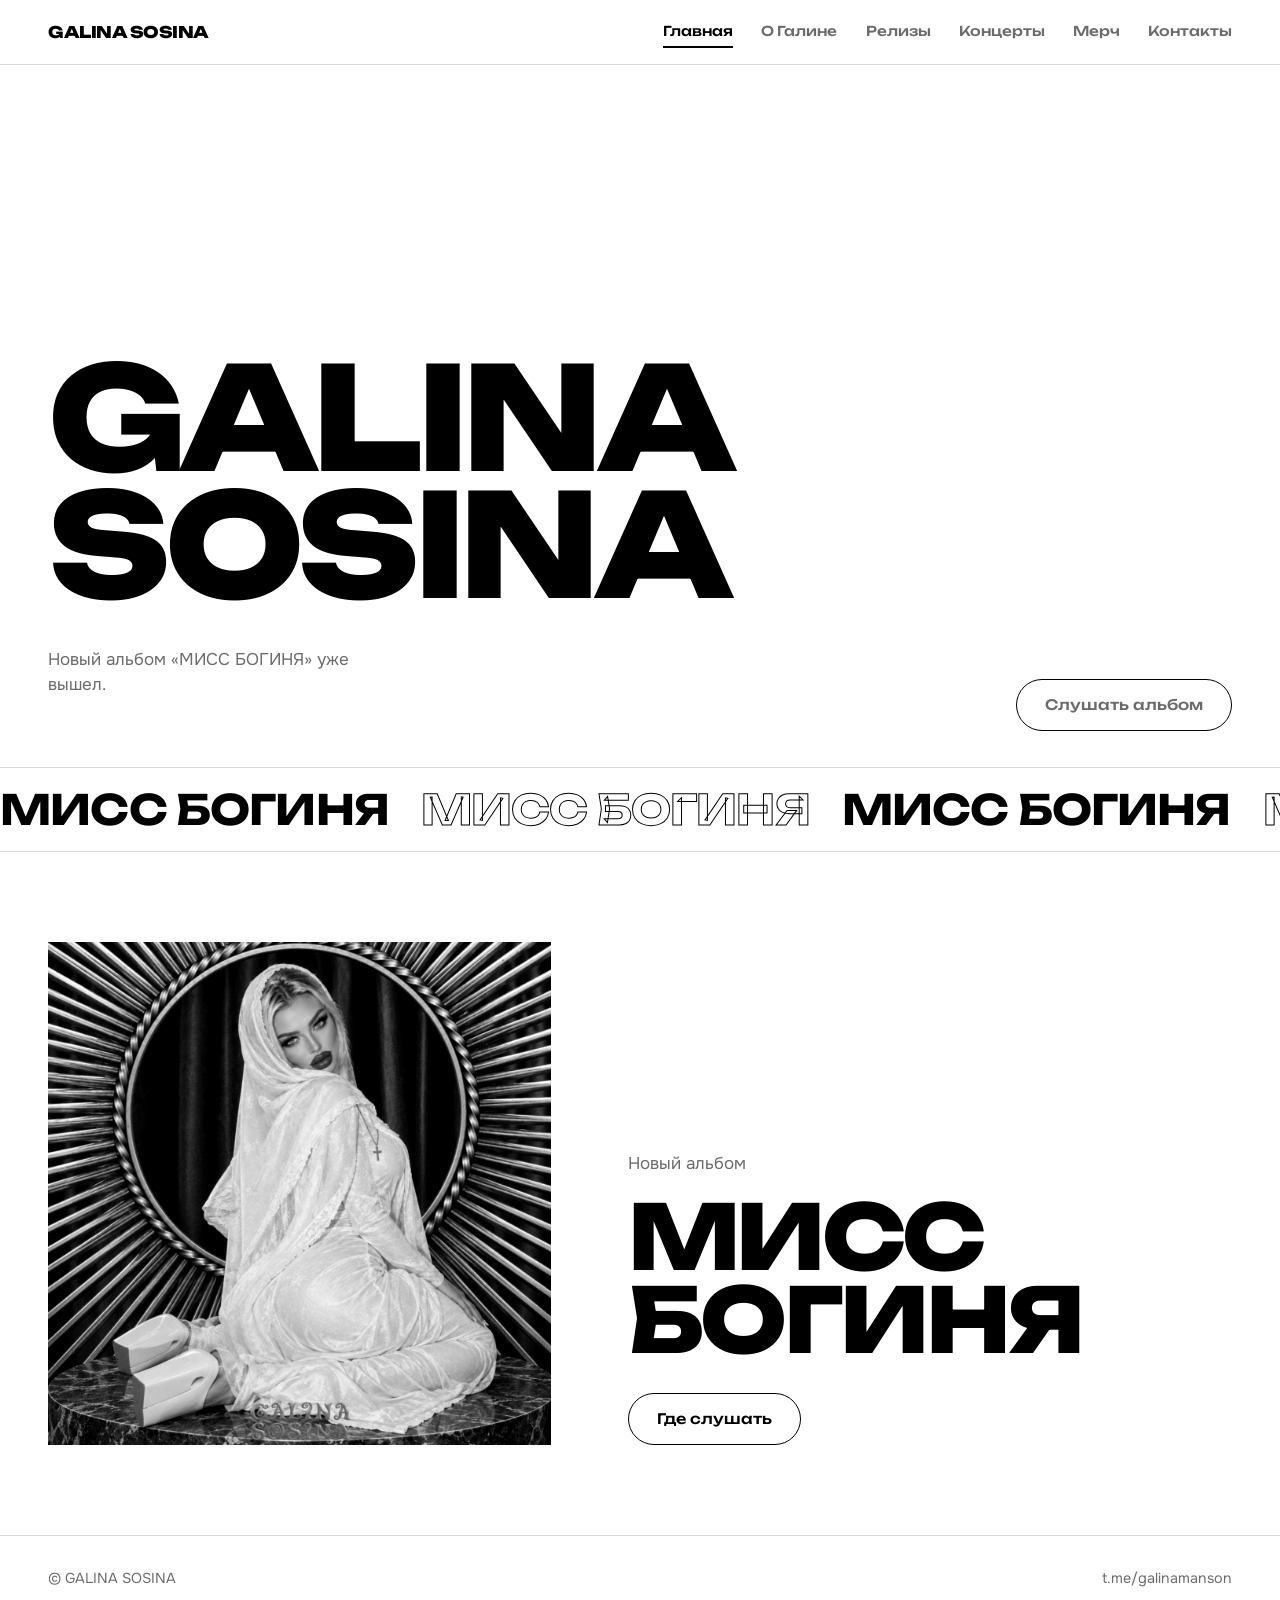
<file: index.html>
<!doctype html>
<html lang="ru"><head><meta charset="utf-8">
<meta name="viewport" content="width=device-width,initial-scale=1">
<title>GALINA SOSINA</title>
<meta name="description" content="GALINA SOSINA — новый альбом «МИСС БОГИНЯ».">
<meta property="og:title" content="GALINA SOSINA"><meta property="og:description" content="Новый альбом «МИСС БОГИНЯ»"><meta property="og:image" content="cover.jpg">
<link rel="preconnect" href="https://fonts.googleapis.com"><link rel="preconnect" href="https://fonts.gstatic.com" crossorigin><link href="https://fonts.googleapis.com/css2?family=Onest:wght@400;500&family=Unbounded:wght@500;700;800&display=swap" rel="stylesheet">
<link rel="stylesheet" href="style.css"></head>
<body>
<header class="bar"><a class="logo" href="./">GALINA SOSINA</a><button class="burger" aria-expanded="false" aria-controls="menu">Меню</button><nav id="menu" aria-label="Основное меню"><a href="./" aria-current="page">Главная</a><a href="#" class="soon" title="Скоро">О Галине</a><a href="#" class="soon" title="Скоро">Релизы</a><a href="#" class="soon" title="Скоро">Концерты</a><a href="#" class="soon" title="Скоро">Мерч</a><a href="#" class="soon" title="Скоро">Контакты</a></nav></header>
<header class="hero">
<h1 class="name"><span><i>Galina</i></span><span><i>Sosina</i></span></h1>
<div class="sub"><p>Новый альбом «МИСС БОГИНЯ» уже вышел.</p><a class="open" href="album.html">Слушать альбом</a></div>
</header>
<div class="band" aria-hidden="true"><div>
<em>МИСС БОГИНЯ</em><b>МИСС БОГИНЯ</b><em>МИСС БОГИНЯ</em><b>МИСС БОГИНЯ</b><em>МИСС БОГИНЯ</em><b>МИСС БОГИНЯ</b><em>МИСС БОГИНЯ</em><b>МИСС БОГИНЯ</b>
<em>МИСС БОГИНЯ</em><b>МИСС БОГИНЯ</b><em>МИСС БОГИНЯ</em><b>МИСС БОГИНЯ</b><em>МИСС БОГИНЯ</em><b>МИСС БОГИНЯ</b><em>МИСС БОГИНЯ</em><b>МИСС БОГИНЯ</b>
</div></div>
<main class="album" id="album">
<div class="cover"><span>МИСС<br>БОГИНЯ</span><img src="cover.jpg" alt="Обложка альбома «МИСС БОГИНЯ»" onerror="this.remove()"></div>
<div><p class="meta">Новый альбом</p><a class="title" href="album.html">Мисс Богиня</a><a class="open" href="album.html">Где слушать</a></div>
</main>
<footer><span>© GALINA SOSINA</span><a href="https://t.me/galinamanson" target="_blank" rel="noopener">t.me/galinamanson</a></footer>
<script>
const b=document.querySelector('.burger'),m=document.getElementById('menu');
b.addEventListener('click',()=>{const o=m.classList.toggle('open');b.setAttribute('aria-expanded',o);b.textContent=o?'Закрыть':'Меню';document.body.style.overflow=o?'hidden':''});
document.querySelectorAll('.soon').forEach(a=>a.addEventListener('click',e=>e.preventDefault()));
</script>
</body></html>
</file>
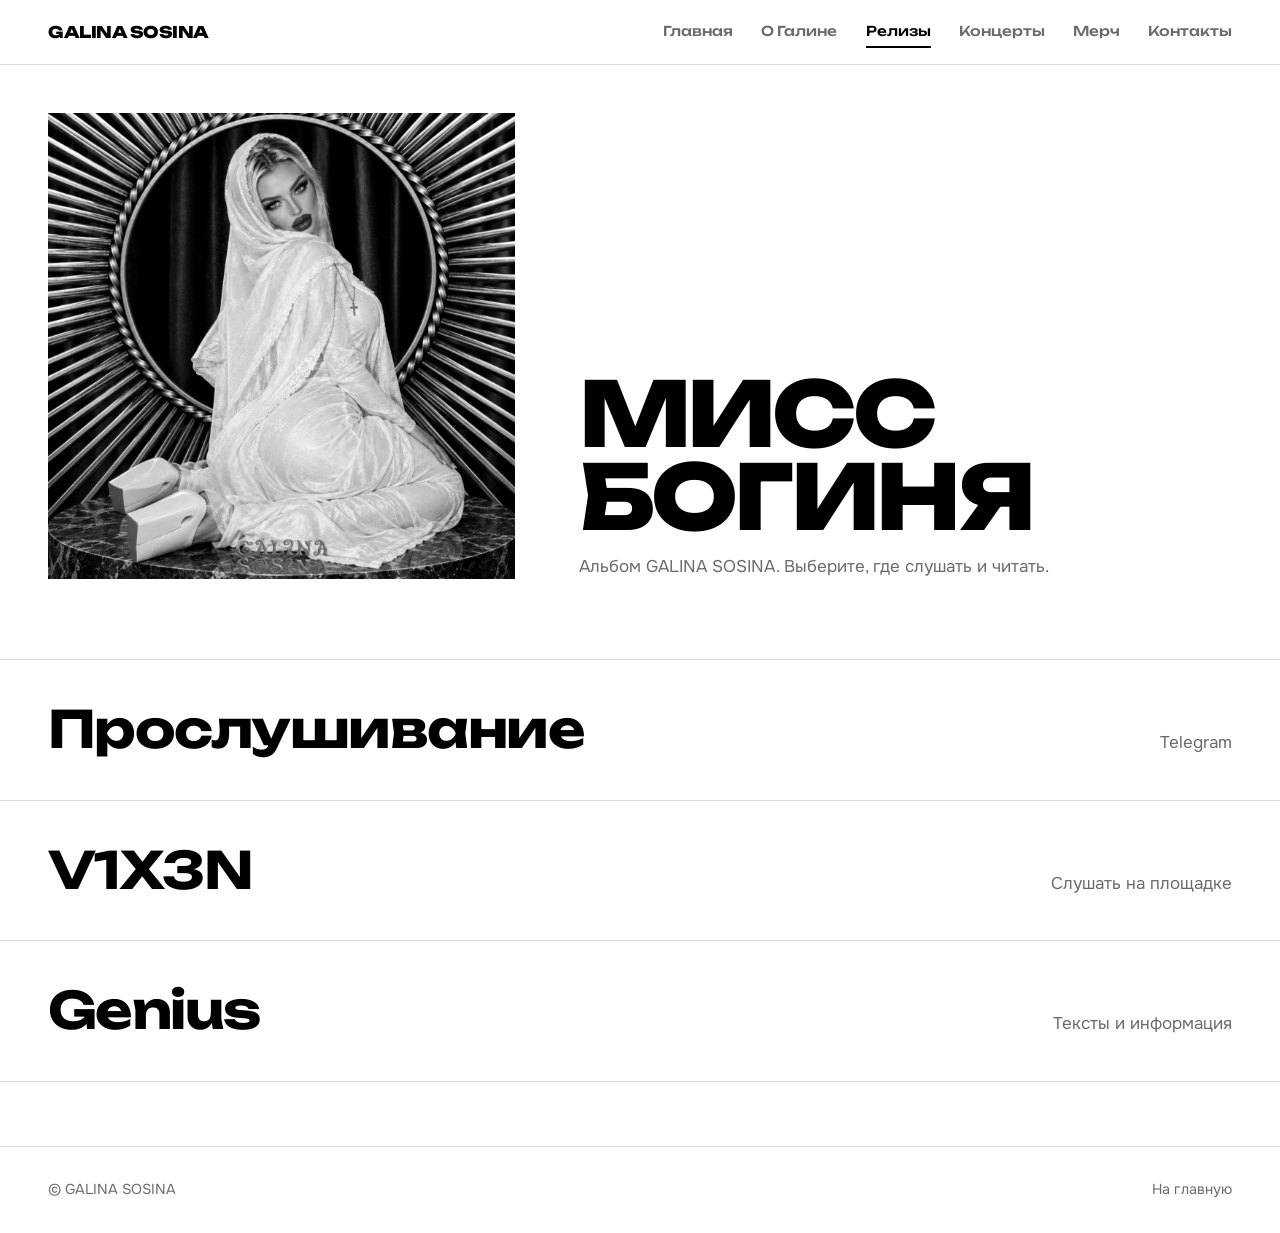
<file: album.html>
<!doctype html>
<html lang="ru"><head><meta charset="utf-8">
<meta name="viewport" content="width=device-width,initial-scale=1">
<title>МИСС БОГИНЯ — GALINA SOSINA</title>
<meta property="og:title" content="МИСС БОГИНЯ — GALINA SOSINA"><meta property="og:image" content="cover.jpg">
<link rel="preconnect" href="https://fonts.googleapis.com"><link rel="preconnect" href="https://fonts.gstatic.com" crossorigin><link href="https://fonts.googleapis.com/css2?family=Onest:wght@400;500&family=Unbounded:wght@500;700;800&display=swap" rel="stylesheet">
<link rel="stylesheet" href="style.css"></head>
<body>
<header class="bar"><a class="logo" href="./">GALINA SOSINA</a><button class="burger" aria-expanded="false" aria-controls="menu">Меню</button><nav id="menu" aria-label="Основное меню"><a href="./">Главная</a><a href="#" class="soon" title="Скоро">О Галине</a><a href="album.html" aria-current="page">Релизы</a><a href="#" class="soon" title="Скоро">Концерты</a><a href="#" class="soon" title="Скоро">Мерч</a><a href="#" class="soon" title="Скоро">Контакты</a></nav></header>
<header class="top">
<div class="cover"><span>МИСС<br>БОГИНЯ</span><img src="cover.jpg" alt="Обложка альбома «МИСС БОГИНЯ»" onerror="this.remove()"></div>
<div><h1>Мисс<br>Богиня</h1><p>Альбом GALINA SOSINA. Выберите, где слушать и читать.</p></div>
</header>
<main class="links">
<a href="https://t.me/galinamanson/573" target="_blank" rel="noopener"><strong>Прослушивание</strong><span>Telegram</span></a>
<a href="https://vixenmusicgroup.github.io/platform/" target="_blank" rel="noopener"><strong>V1X3N</strong><span>Слушать на площадке</span></a>
<a href="https://genius.com/albums/Galina-sosina/Miss-goddess" target="_blank" rel="noopener"><strong>Genius</strong><span>Тексты и информация</span></a>
</main>
<footer><span>© GALINA SOSINA</span><a href="./">На главную</a></footer>
<script>
const b=document.querySelector('.burger'),m=document.getElementById('menu');
b.addEventListener('click',()=>{const o=m.classList.toggle('open');b.setAttribute('aria-expanded',o);b.textContent=o?'Закрыть':'Меню';document.body.style.overflow=o?'hidden':''});
document.querySelectorAll('.soon').forEach(a=>a.addEventListener('click',e=>e.preventDefault()));
</script>
</body></html>
</file>
<file: style.css>
:root{--bg:#000;--fg:#fff;--mid:#8a8a8a;--line:#2a2a2a;--d:"Unbounded",sans-serif;--b:"Onest",sans-serif}
@media (prefers-color-scheme:light){:root{--bg:#fff;--fg:#000;--mid:#6b6b6b;--line:#d9d9d9}}
*{box-sizing:border-box;margin:0}
html{scroll-behavior:smooth}
body{background:var(--bg);color:var(--fg);font:400 1.0625rem/1.5 var(--b);-webkit-font-smoothing:antialiased;overflow-x:hidden}
a{color:inherit;text-decoration:none}
:focus-visible{outline:2px solid var(--fg);outline-offset:4px}
.wrap{padding:0 clamp(1rem,4vw,3rem)}
.bar{display:flex;justify-content:space-between;align-items:center;gap:1.5rem;padding:1rem clamp(1rem,4vw,3rem);position:sticky;top:0;z-index:10;background:var(--bg);border-bottom:1px solid var(--line)}
.logo{font:800 1rem var(--d);letter-spacing:-.03em;white-space:nowrap}
#menu{display:flex;gap:clamp(1rem,2.2vw,2.25rem)}
#menu a{font:500 .85rem var(--d);color:var(--mid);padding:.4rem 0;border-bottom:2px solid transparent;transition:color .2s,border-color .2s}
#menu a:hover,#menu a[aria-current]{color:var(--fg)}
#menu a[aria-current]{border-color:var(--fg)}
.soon{cursor:default}
.burger{display:none;background:none;border:1px solid var(--fg);color:var(--fg);border-radius:99px;padding:.5rem 1.1rem;font:500 .8rem var(--d);cursor:pointer;position:relative;z-index:12}
.hero{padding:6vh clamp(1rem,4vw,3rem) 4vh;min-height:78vh;display:flex;flex-direction:column;justify-content:flex-end}
.name{font:800 clamp(2.4rem,11.2vw,12rem)/.88 var(--d);letter-spacing:-.045em;text-transform:uppercase}
.name span{display:block;overflow:hidden}
.name i{display:block;font-style:normal;animation:up 1s cubic-bezier(.2,.8,.1,1) both}
.name span:nth-child(2) i{animation-delay:.12s}
@keyframes up{from{transform:translateY(105%)}}
.sub{display:flex;justify-content:space-between;gap:2rem;flex-wrap:wrap;margin-top:2.5rem;color:var(--mid);max-width:100%}
.sub p{max-width:30ch}
.band{border-block:1px solid var(--line);overflow:hidden;white-space:nowrap;padding:1rem 0}
.band div{display:inline-block;animation:run 28s linear infinite;font:700 clamp(1.4rem,3.5vw,2.6rem) var(--d);letter-spacing:-.02em}
.band b{font-weight:700;padding-right:2rem;-webkit-text-stroke:1px var(--fg);color:transparent}
.band em{font-style:normal;padding-right:2rem}
@keyframes run{to{transform:translateX(-50%)}}
.album{display:grid;grid-template-columns:minmax(0,5fr) minmax(0,6fr);gap:clamp(2rem,6vw,6rem);padding:clamp(3rem,10vh,8rem) clamp(1rem,4vw,3rem);align-items:end}
.cover{position:relative;aspect-ratio:1;background:var(--fg);color:var(--bg);display:grid;place-items:center;text-align:center;font:800 clamp(1.6rem,4vw,3.4rem)/1 var(--d);overflow:hidden;filter:grayscale(1) contrast(1.1)}
.cover img{position:absolute;inset:0;width:100%;height:100%;object-fit:cover}
.meta{color:var(--mid);margin-bottom:1.25rem}
.title{display:block;font:800 clamp(2.6rem,7vw,7rem)/.92 var(--d);letter-spacing:-.04em;text-transform:uppercase;transition:color .25s,-webkit-text-stroke .25s}
.title:hover{color:transparent;-webkit-text-stroke:2px var(--fg)}
.open{display:inline-block;margin-top:2rem;padding:1rem 1.75rem;border:1px solid var(--fg);border-radius:99px;font:500 .9rem var(--d);transition:background .2s,color .2s}
.open:hover{background:var(--fg);color:var(--bg)}
footer{display:flex;justify-content:space-between;flex-wrap:wrap;gap:1rem;padding:2rem clamp(1rem,4vw,3rem);border-top:1px solid var(--line);color:var(--mid);font-size:.9rem}
/* album page */
.top{padding:3rem clamp(1rem,4vw,3rem) 2rem;display:grid;grid-template-columns:minmax(0,1fr) minmax(0,1.4fr);gap:clamp(2rem,5vw,5rem);align-items:end}
.top h1{font:800 clamp(2.4rem,7vw,6.5rem)/.92 var(--d);letter-spacing:-.04em;text-transform:uppercase}
.top p{color:var(--mid);margin-top:1rem}
.links{margin:3rem 0 4rem;border-top:1px solid var(--line)}
.links a{display:flex;justify-content:space-between;align-items:baseline;gap:1rem;padding:clamp(1.5rem,4vw,2.75rem) clamp(1rem,4vw,3rem);border-bottom:1px solid var(--line);transition:background .25s,color .25s}
.links strong{font:700 clamp(1.4rem,4vw,3.4rem)/1 var(--d);letter-spacing:-.03em}
.links span{color:var(--mid);text-align:right;transition:color .25s}
.links a:hover{background:var(--fg);color:var(--bg)}
.links a:hover span{color:var(--bg)}
@media (max-width:860px){.burger{display:block}
#menu{position:fixed;inset:0;z-index:11;background:var(--bg);flex-direction:column;justify-content:center;padding:5rem clamp(1rem,4vw,3rem) 2rem;gap:.5rem;transform:translateY(-100%);visibility:hidden;transition:transform .45s cubic-bezier(.2,.8,.1,1),visibility 0s .45s}
#menu.open{transform:none;visibility:visible;transition:transform .45s cubic-bezier(.2,.8,.1,1)}
#menu a{font:800 clamp(2rem,9vw,3.2rem)/1.15 var(--d);letter-spacing:-.04em;border:0;color:var(--fg)}
#menu a[aria-current]{-webkit-text-stroke:1px var(--fg);color:transparent}}
@media (max-width:760px){.album,.top{grid-template-columns:1fr}.links a{flex-direction:column}.links span{text-align:left}}
@media (prefers-reduced-motion:reduce){*{animation:none!important;transition:none!important}}
</file>
